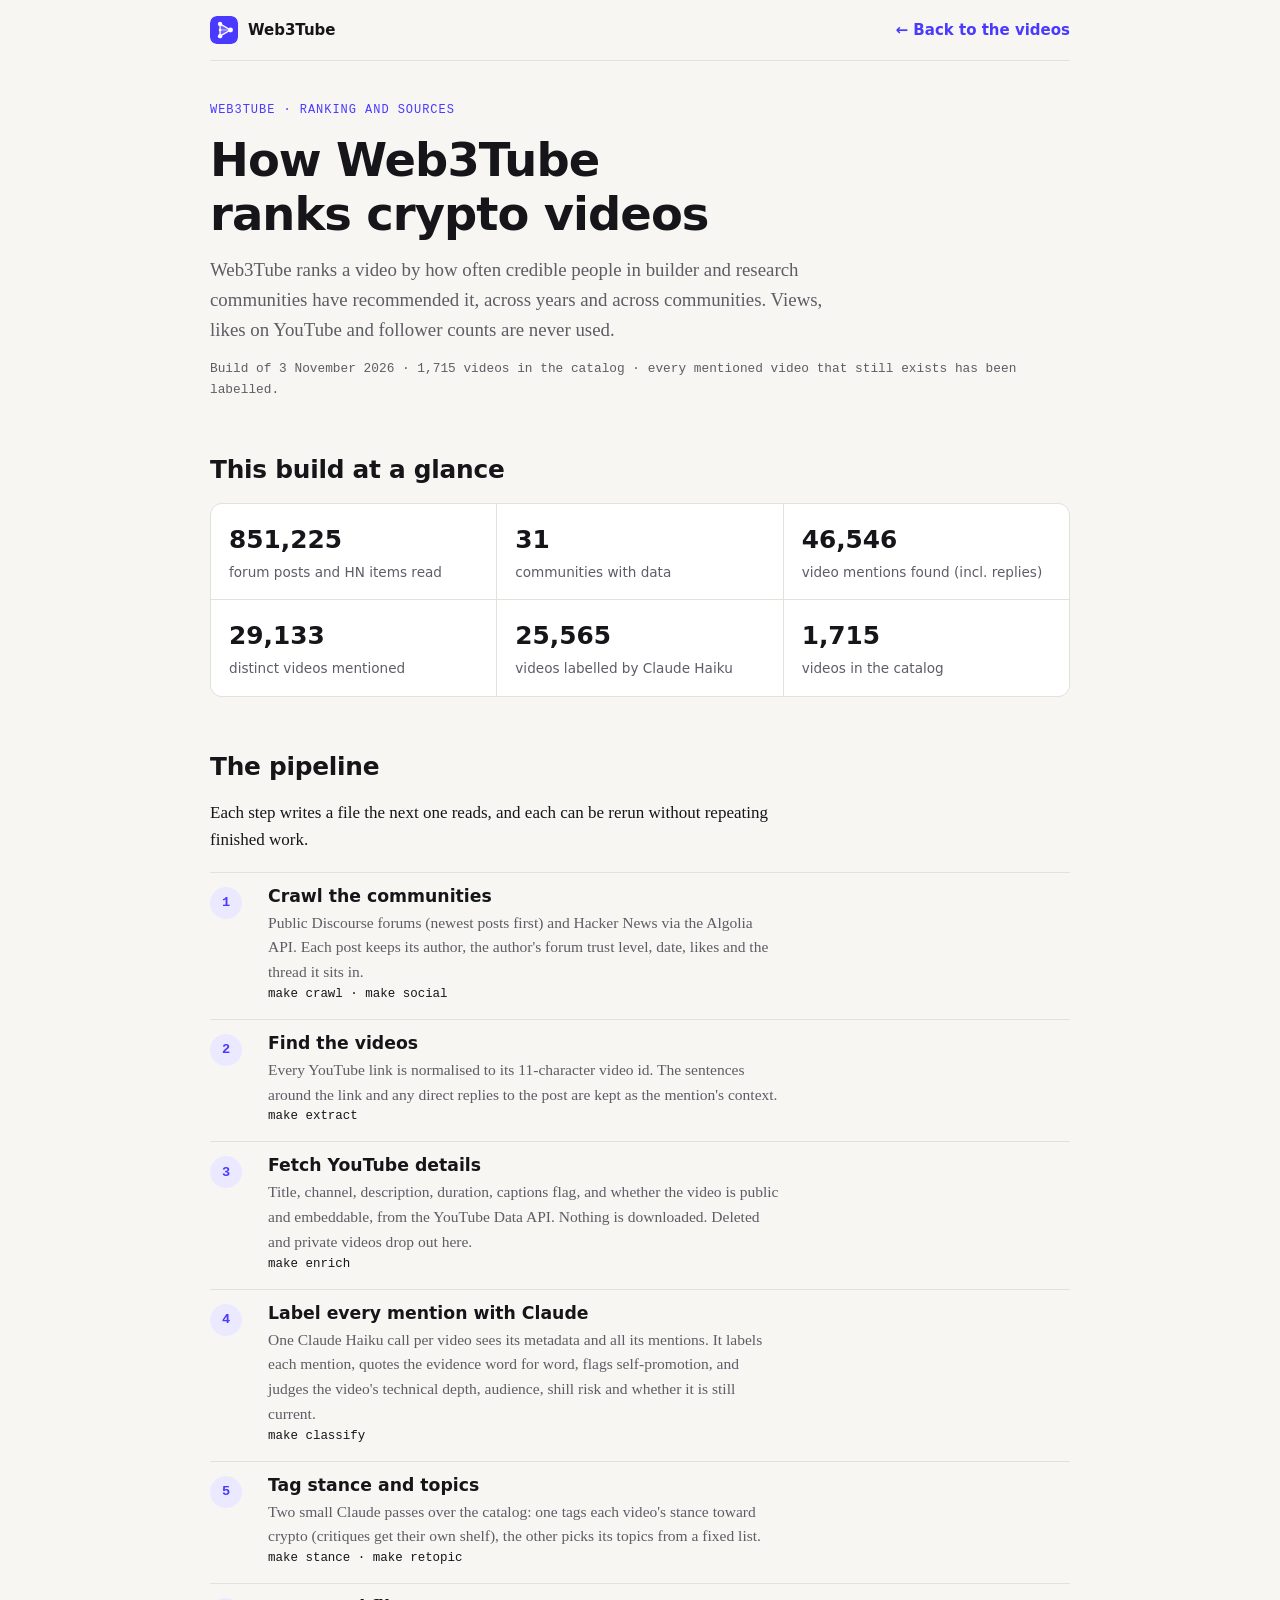
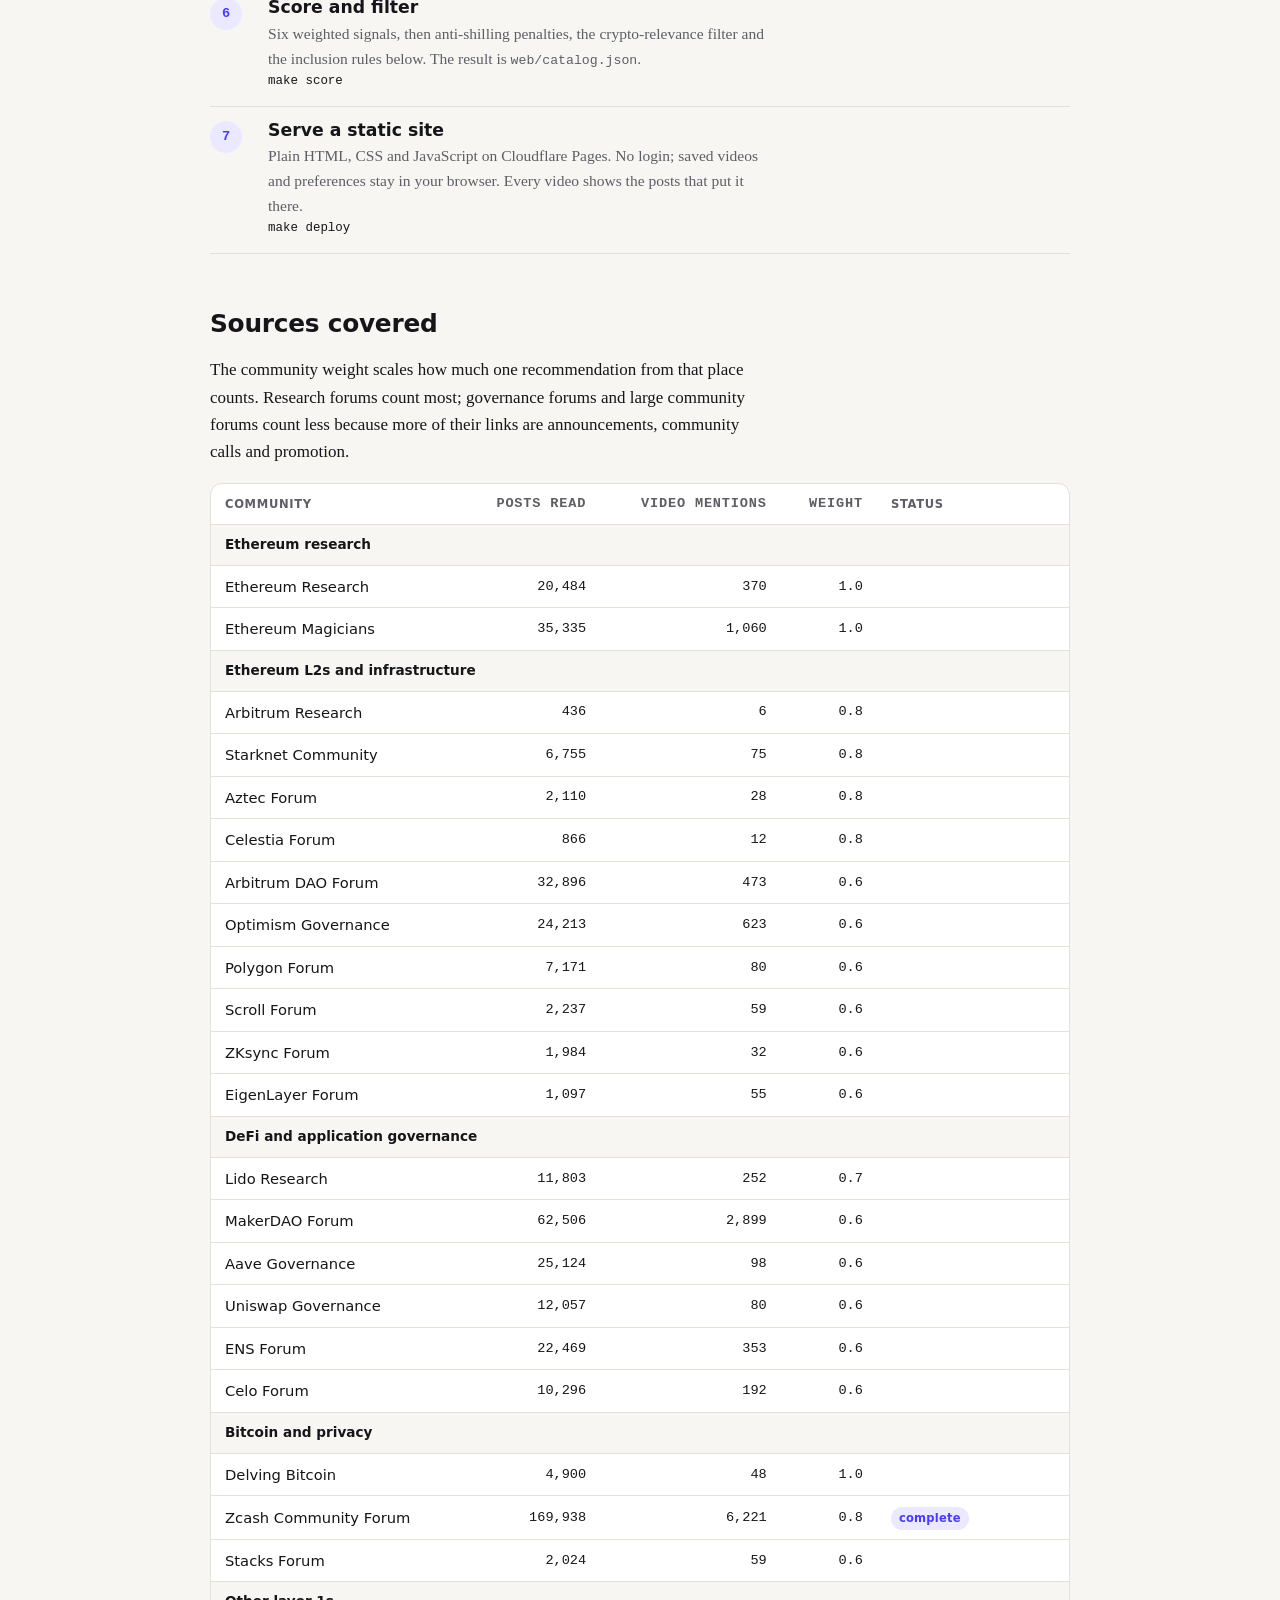
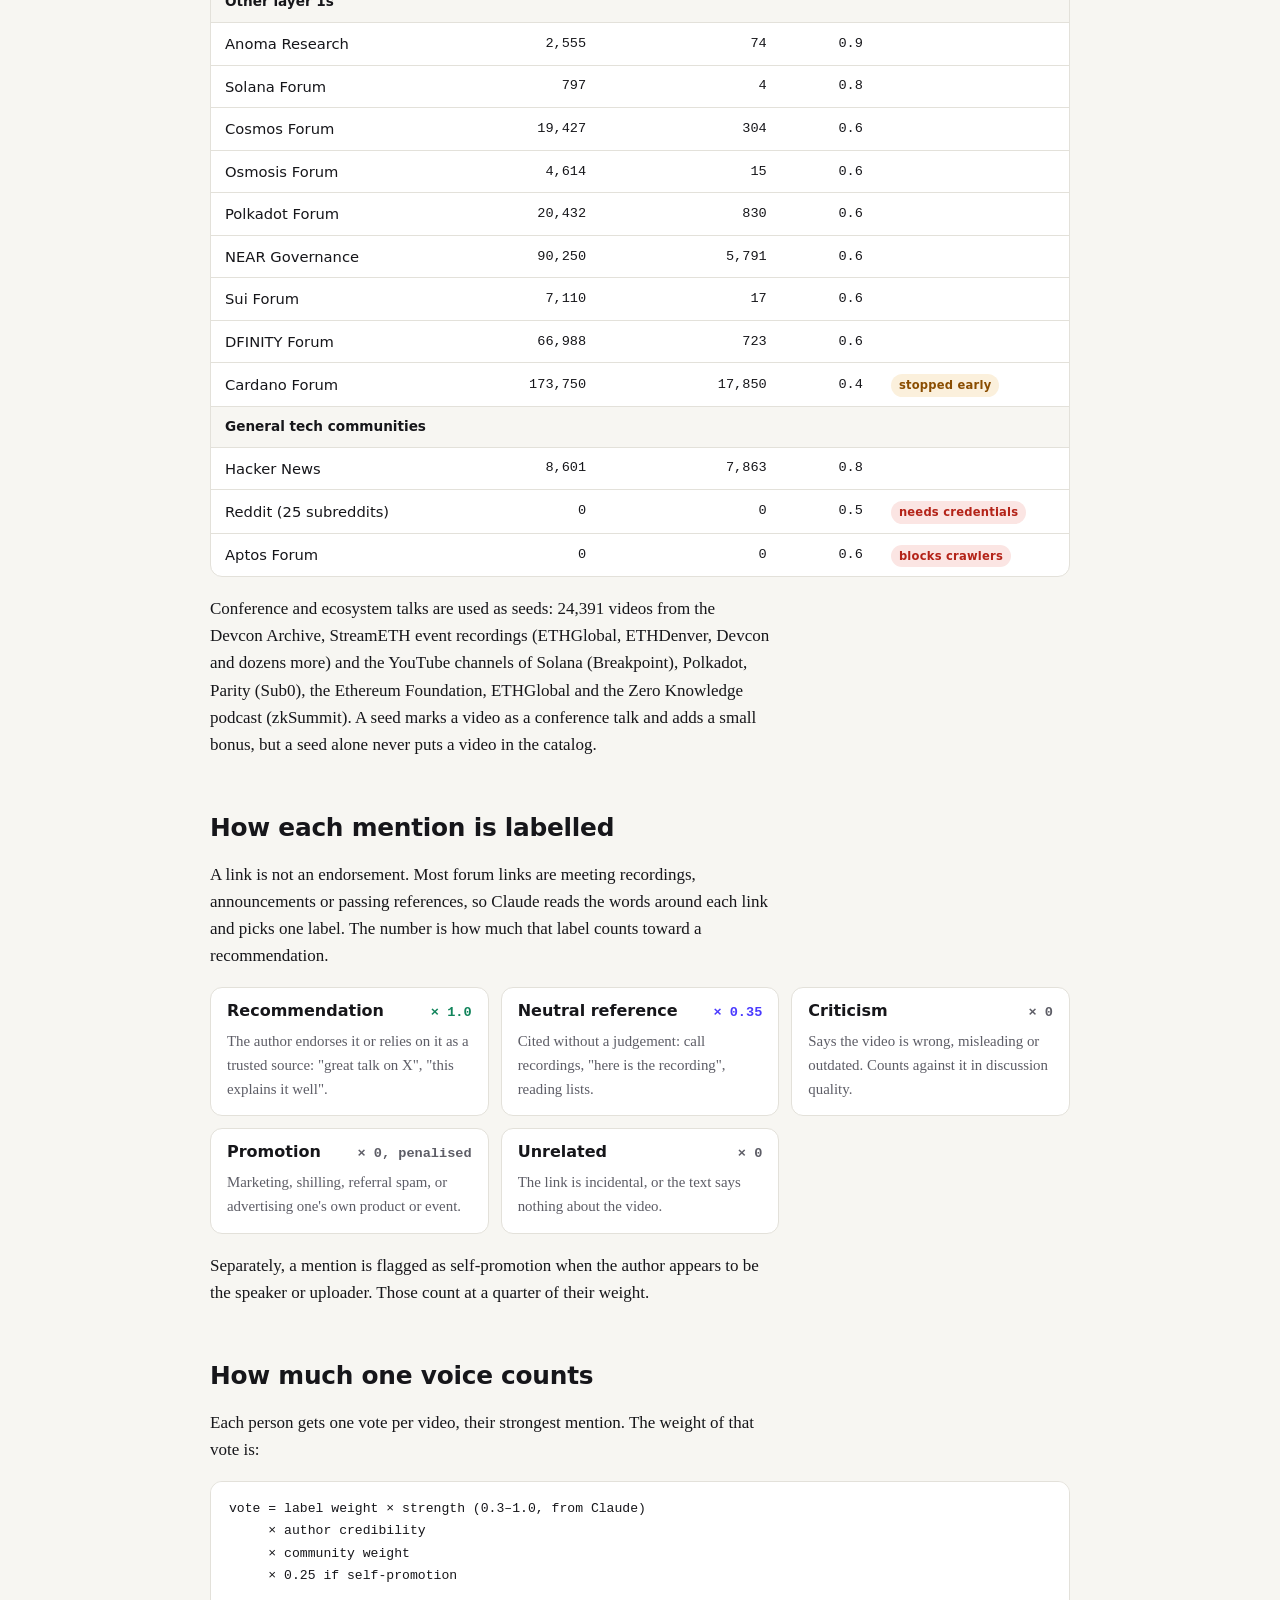
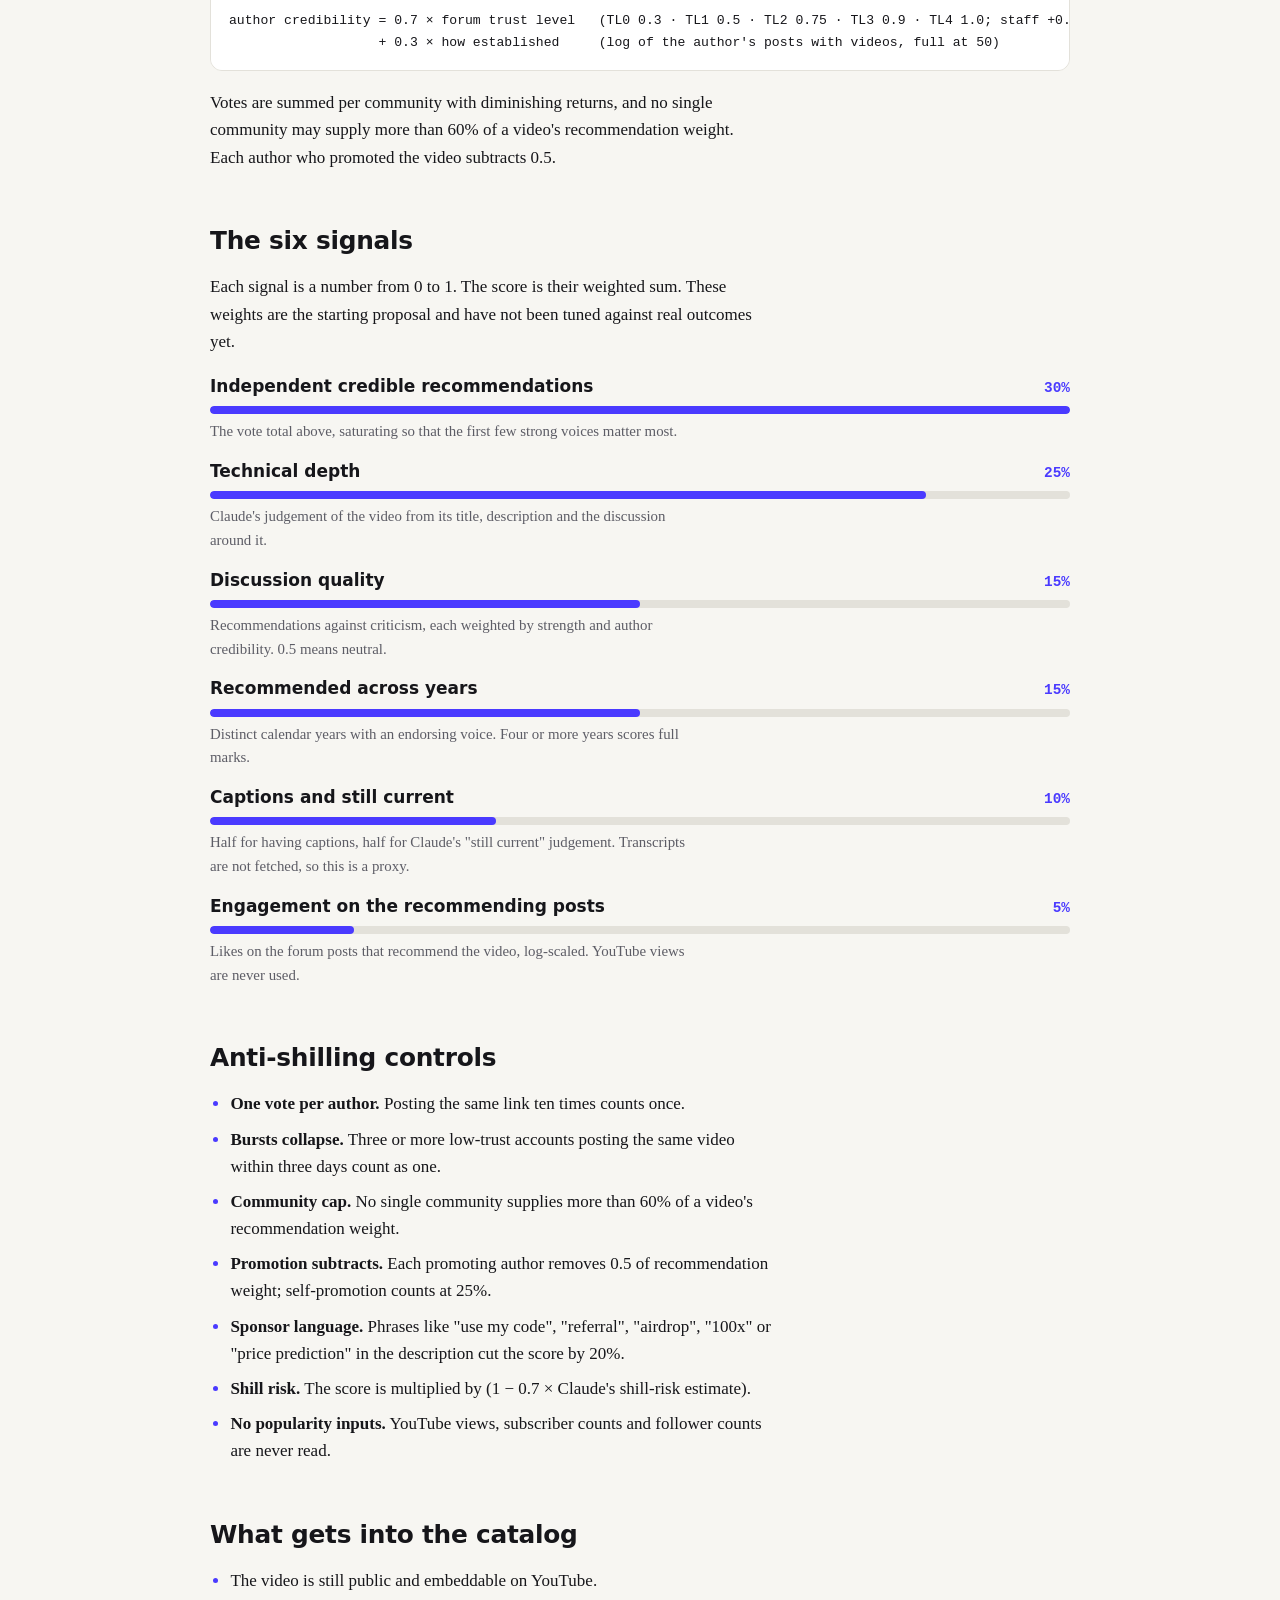
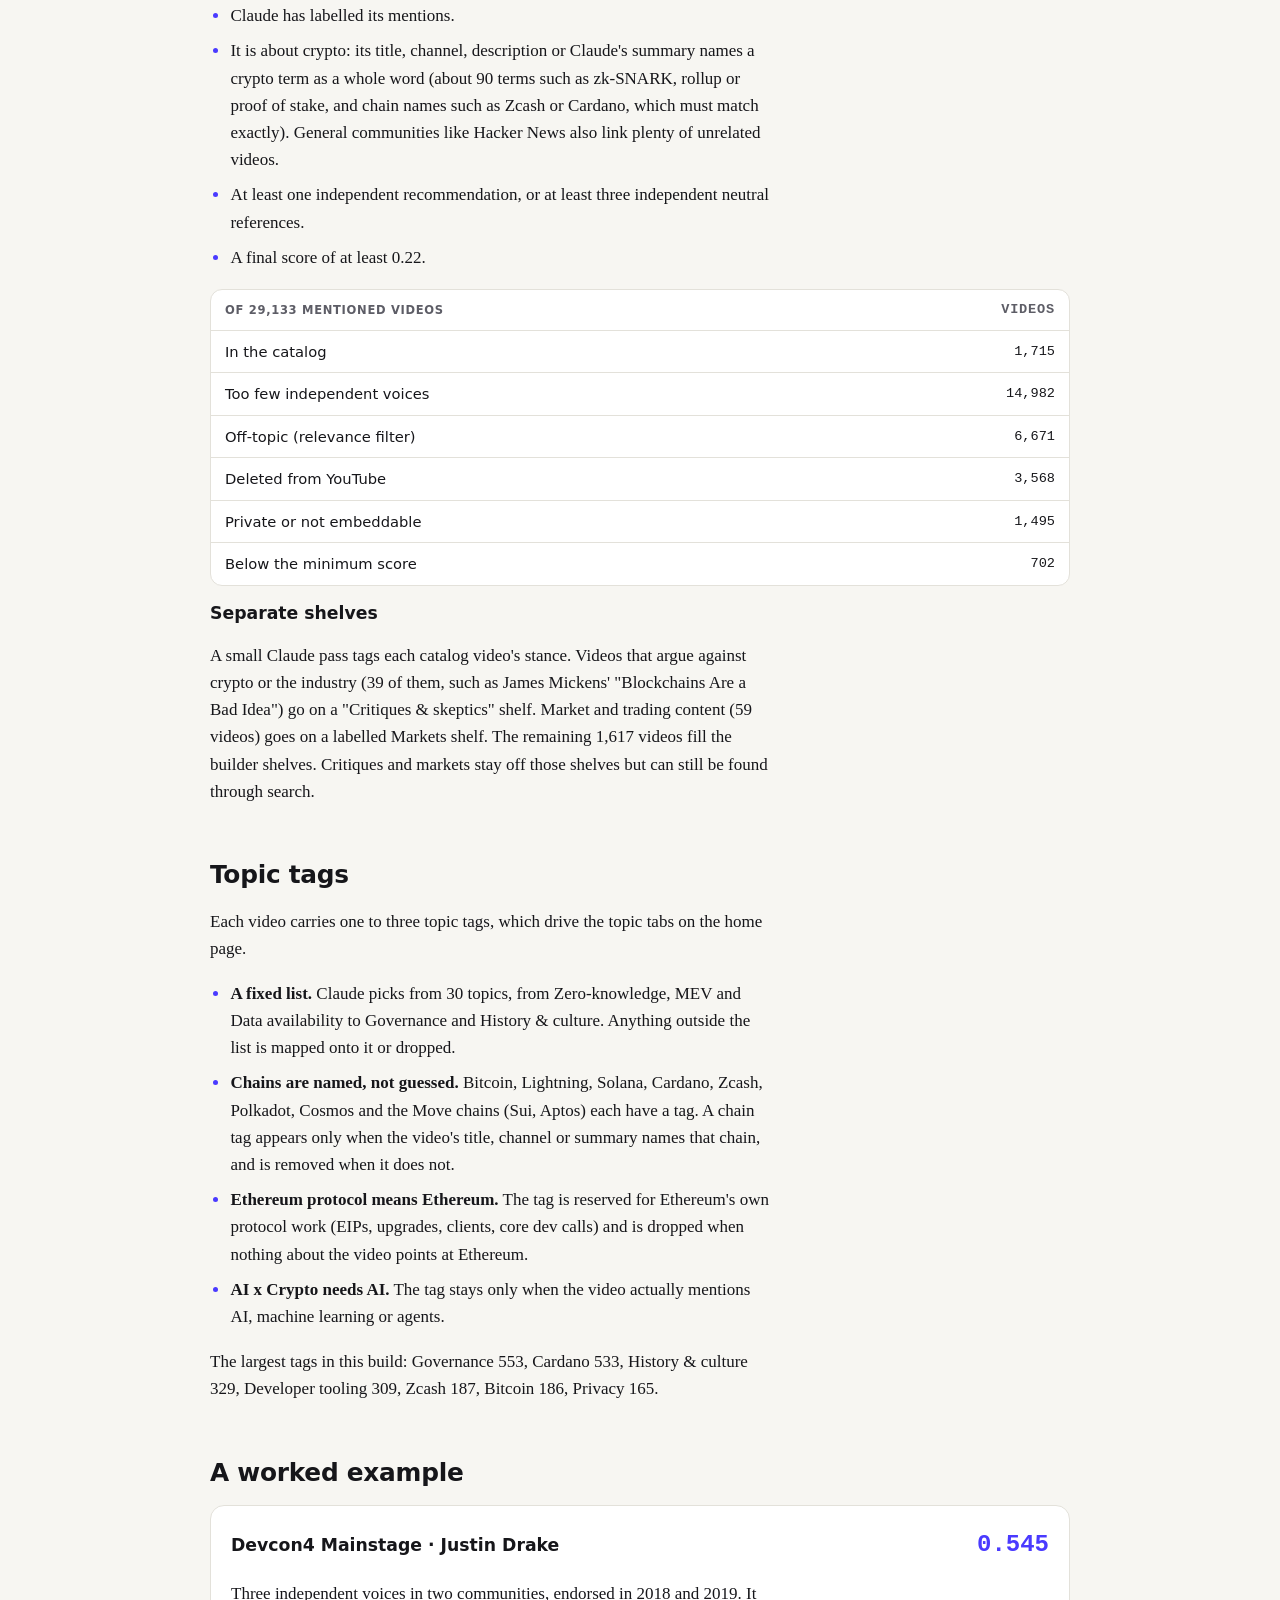
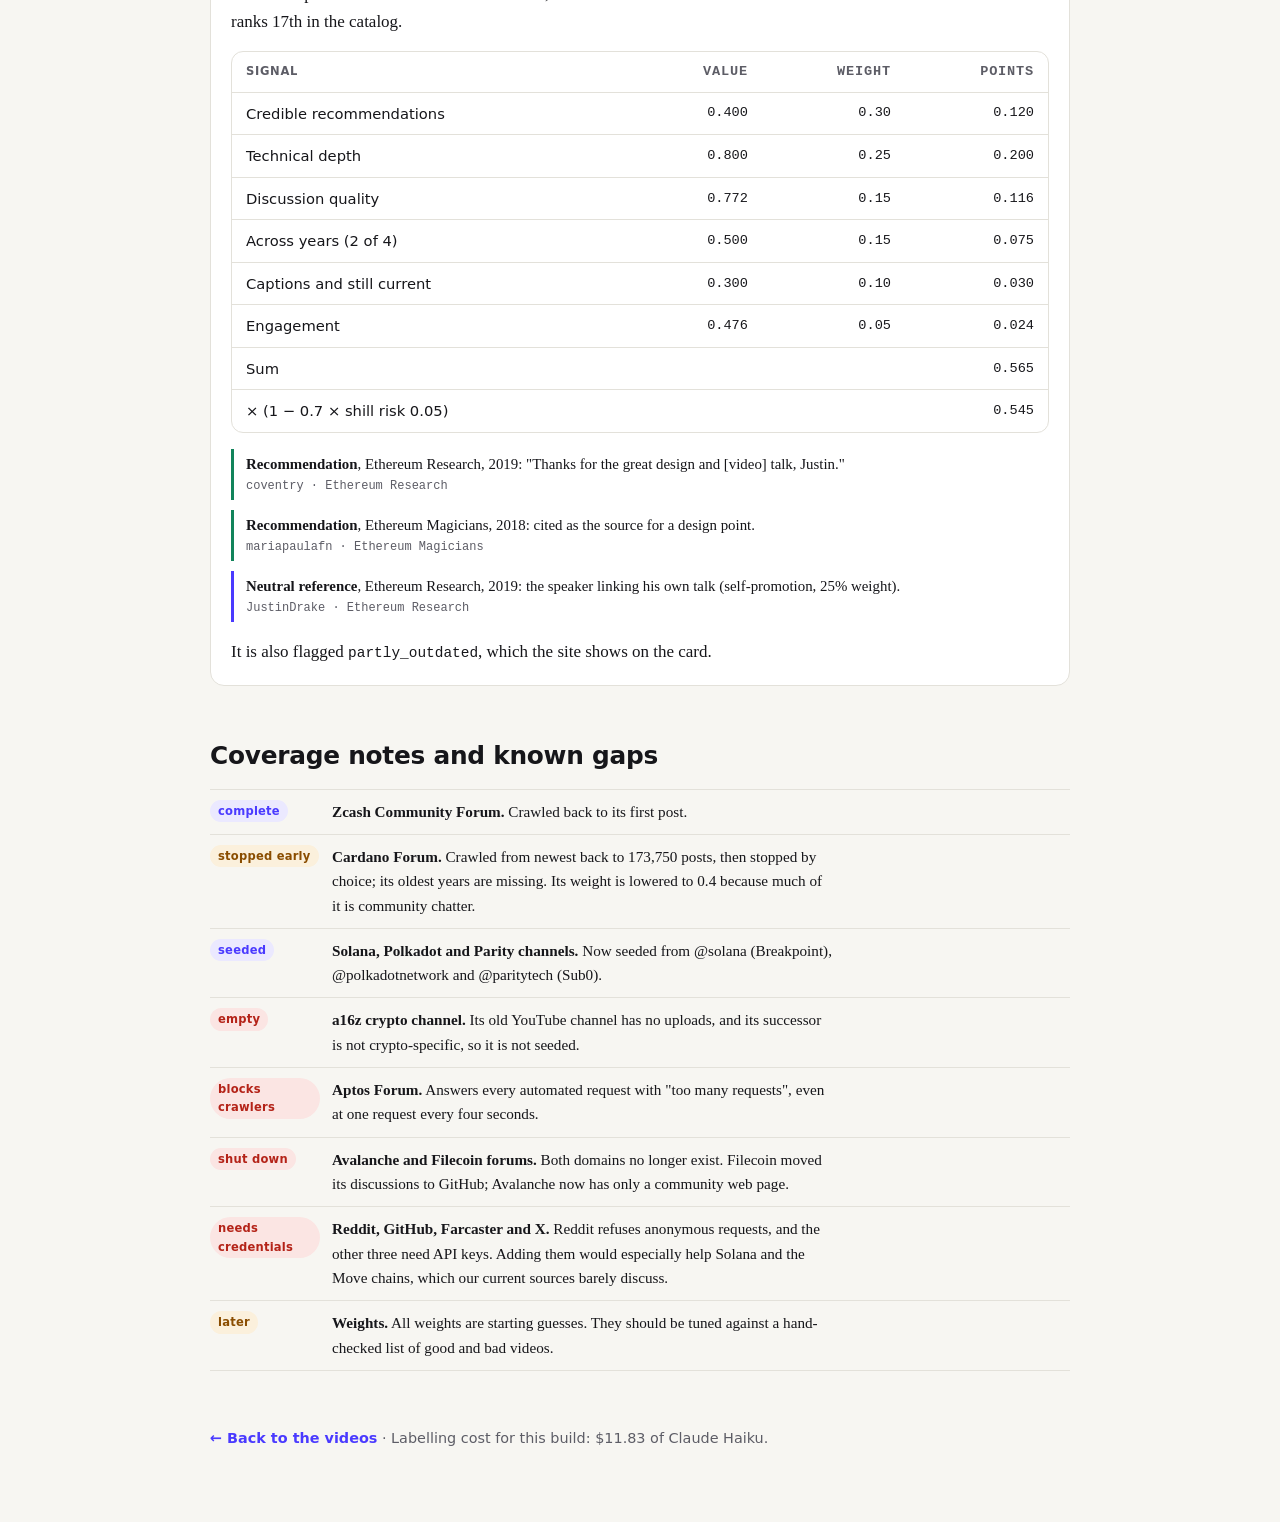
<file: web/how-it-works.html>
<!doctype html>
<html lang="en">
<head>
<meta charset="utf-8">
<meta name="viewport" content="width=device-width, initial-scale=1">
<title>How Web3Tube Ranks</title>
<meta name="description" content="How Web3Tube finds, labels and ranks the crypto videos builders and researchers keep recommending.">
<meta property="og:title" content="How Web3Tube ranks crypto videos">
<meta property="og:description" content="The sources, labels, scoring signals and anti-shilling controls behind Web3Tube.">
<meta property="og:type" content="article">
<meta property="og:url" content="https://web3tube.pages.dev/how-it-works.html">
<meta property="og:image" content="https://web3tube.pages.dev/og.png">
<meta name="twitter:card" content="summary_large_image">
<meta name="theme-color" content="#4a3aff">
<link rel="icon" href="favicon.svg" type="image/svg+xml">
<link rel="apple-touch-icon" href="apple-touch-icon.png">
<style>
/* Layout: one reading column (an evidence ledger); wide tables scroll inside their own boxes. */
:root {
  --bg: #f7f6f2; --surface: #ffffff; --ink: #16161a; --muted: #5d5d66; --rule: #e3e1da;
  --accent: #4a3aff; --accent-soft: #ebe9ff;
  --good: #11845b; --warn: #8a4d00; --warn-soft: #fbf0dc; --bad: #b42318; --bad-soft: #fbe5e3;
  --sans: ui-sans-serif, system-ui, -apple-system, "Segoe UI", Roboto, "Helvetica Neue", Arial, sans-serif;
  --serif: "Iowan Old Style", "Palatino Linotype", Palatino, Georgia, "Times New Roman", serif;
  --mono: ui-monospace, "SF Mono", Menlo, Consolas, "Liberation Mono", monospace;
}
@media (prefers-color-scheme: dark) {
  :root:not([data-theme="light"]) {
    --bg: #0f0f13; --surface: #17171d; --ink: #ececf1; --muted: #9a9aa6; --rule: #2a2a33;
    --accent: #8f84ff; --accent-soft: #23214a;
    --good: #3ccf8e; --warn: #f0a443; --warn-soft: #33260f; --bad: #ff6b5e; --bad-soft: #3a1a18; color-scheme: dark;
  }
}
:root[data-theme="dark"] {
  --bg: #0f0f13; --surface: #17171d; --ink: #ececf1; --muted: #9a9aa6; --rule: #2a2a33;
  --accent: #8f84ff; --accent-soft: #23214a;
  --good: #3ccf8e; --warn: #f0a443; --warn-soft: #33260f; --bad: #ff6b5e; --bad-soft: #3a1a18; color-scheme: dark;
}
* { box-sizing: border-box; }
html, body { margin: 0; }
body {
  background: var(--bg); color: var(--ink); font-family: var(--serif); font-size: 17px; line-height: 1.6;
  padding-left: max(16px, env(safe-area-inset-left, 0px)); padding-right: max(16px, env(safe-area-inset-right, 0px));
  padding-block: 0 72px;
}
.top { max-width: 860px; margin: 0 auto; display: flex; align-items: center; justify-content: space-between; gap: 12px; padding-block: 16px; border-bottom: 1px solid var(--rule); font-family: var(--sans); font-size: 15px; }
.brand { display: flex; align-items: center; gap: 10px; color: var(--ink); text-decoration: none; }
.brand img { width: 28px; height: 28px; border-radius: 7px; display: block; }
.back { color: var(--accent); text-decoration: none; font-weight: 600; }
.back:hover, .brand:hover b { text-decoration: underline; }
.wrap { max-width: 860px; margin: 40px auto 0; display: grid; gap: 56px; }
h1, h2, h3 { font-family: var(--sans); text-wrap: balance; line-height: 1.15; margin: 0; }
h1 { font-size: clamp(2rem, 5vw, 2.9rem); font-weight: 800; letter-spacing: -0.02em; }
h2 { font-size: 1.55rem; font-weight: 700; letter-spacing: -0.01em; }
h3 { font-size: 1.08rem; font-weight: 700; }
p { margin: 0; max-width: 66ch; }
section { display: grid; gap: 18px; min-width: 0; }
.eyebrow { font-family: var(--mono); font-size: 0.75rem; letter-spacing: 0.08em; text-transform: uppercase; color: var(--accent); }
.lede { font-size: 1.18rem; color: var(--muted); }
code, .mono { font-family: var(--mono); font-size: 0.85em; }
a { color: var(--accent); }
a:focus-visible { outline: 2px solid var(--accent); outline-offset: 2px; }
header.intro { display: grid; gap: 14px; }
.stamp { font-family: var(--mono); font-size: 0.8rem; color: var(--muted); }

.stats { display: grid; grid-template-columns: repeat(3, minmax(0, 1fr)); gap: 1px; background: var(--rule); border: 1px solid var(--rule); border-radius: 12px; overflow: hidden; }
.stat { background: var(--surface); padding: 16px 18px; display: grid; gap: 2px; }
.stat b { font-family: var(--sans); font-size: 1.55rem; font-variant-numeric: tabular-nums; }
.stat span { font-size: 0.85rem; color: var(--muted); font-family: var(--sans); }

.flow { display: grid; counter-reset: step; }
.step { display: grid; grid-template-columns: 44px 1fr; gap: 14px; padding: 14px 0; border-top: 1px solid var(--rule); }
.step:last-child { border-bottom: 1px solid var(--rule); }
.step::before { counter-increment: step; content: counter(step); font-family: var(--mono); font-weight: 600; color: var(--accent); background: var(--accent-soft); width: 32px; height: 32px; border-radius: 50%; display: grid; place-items: center; font-size: 0.85rem; }
.step > div { min-width: 0; }
.step h3 { margin-bottom: 4px; }
.step p { font-size: 0.97rem; color: var(--muted); }
.step .cmd { font-family: var(--mono); font-size: 0.78rem; color: var(--ink); }

.tbl { overflow-x: auto; border: 1px solid var(--rule); border-radius: 12px; background: var(--surface); }
table { border-collapse: collapse; width: 100%; font-size: 0.92rem; font-family: var(--sans); }
th, td { text-align: left; padding: 9px 14px; border-bottom: 1px solid var(--rule); white-space: nowrap; }
th { font-size: 0.72rem; text-transform: uppercase; letter-spacing: 0.06em; color: var(--muted); font-weight: 700; }
td.num, th.num { text-align: right; font-variant-numeric: tabular-nums; font-family: var(--mono); font-size: 0.85rem; }
tr.group td { font-weight: 700; background: var(--bg); font-size: 0.85rem; }
tr:last-child td { border-bottom: 0; }
.chip { display: inline-block; font-family: var(--sans); font-size: 0.72rem; font-weight: 700; padding: 2px 8px; border-radius: 999px; letter-spacing: 0.02em; }
.chip.partial { background: var(--warn-soft); color: var(--warn); }
.chip.blocked { background: var(--bad-soft); color: var(--bad); }
.chip.done { background: var(--accent-soft); color: var(--accent); }

.labels { display: grid; grid-template-columns: repeat(auto-fit, minmax(240px, 1fr)); gap: 12px; }
.label { background: var(--surface); border: 1px solid var(--rule); border-radius: 12px; padding: 14px 16px; display: grid; gap: 6px; min-width: 0; }
.label .top2 { display: flex; justify-content: space-between; align-items: baseline; gap: 8px; }
.label h3 { font-size: 1rem; }
.label .w { font-family: var(--mono); font-size: 0.85rem; font-weight: 600; color: var(--muted); }
.label p { font-size: 0.93rem; color: var(--muted); }
.label.rec .w { color: var(--good); }
.label.ref .w { color: var(--accent); }

.signals { display: grid; gap: 14px; }
.sig { display: grid; gap: 6px; }
.sig .row { display: flex; justify-content: space-between; gap: 12px; align-items: baseline; font-family: var(--sans); }
.sig .row span { font-family: var(--mono); font-size: 0.9rem; font-weight: 600; color: var(--accent); }
.bar { height: 8px; background: var(--rule); border-radius: 4px; overflow: hidden; }
.bar i { display: block; height: 100%; background: var(--accent); border-radius: 4px; }
.sig p { font-size: 0.93rem; color: var(--muted); }

.formula { background: var(--surface); border: 1px solid var(--rule); border-radius: 12px; padding: 16px 18px; overflow-x: auto; }
.formula pre { margin: 0; font-family: var(--mono); font-size: 0.82rem; line-height: 1.7; }

ul.plain { margin: 0; padding-left: 1.2em; display: grid; gap: 8px; max-width: 66ch; }
ul.plain li::marker { color: var(--accent); }

.example { background: var(--surface); border: 1px solid var(--rule); border-radius: 14px; padding: 20px; display: grid; gap: 16px; min-width: 0; }
.example .title { display: flex; flex-wrap: wrap; justify-content: space-between; gap: 8px 16px; align-items: baseline; }
.example .score { font-family: var(--mono); font-size: 1.5rem; font-weight: 600; color: var(--accent); }
.ev { display: grid; gap: 10px; }
.ev div { border-left: 3px solid var(--good); padding: 4px 0 4px 12px; font-size: 0.93rem; }
.ev div.neutral { border-left-color: var(--accent); }
.ev small { display: block; font-family: var(--mono); font-size: 0.75rem; color: var(--muted); }

.gaps { display: grid; }
.gap { display: grid; grid-template-columns: 110px 1fr; gap: 12px; align-items: start; padding: 10px 0; border-top: 1px solid var(--rule); }
.gap:last-child { border-bottom: 1px solid var(--rule); }
.gap p { font-size: 0.95rem; }
.gap .chip { justify-self: start; }
footer { max-width: 860px; margin: 56px auto 0; font-family: var(--sans); font-size: 0.9rem; color: var(--muted); }
@media (max-width: 520px) {
  .stats { grid-template-columns: repeat(2, minmax(0, 1fr)); }
  .gap { grid-template-columns: 1fr; gap: 4px; }
  .step { grid-template-columns: 36px 1fr; }
  .brand small { display: none; }
}
@media (prefers-reduced-motion: reduce) { * { transition: none !important; animation: none !important; } }
</style>
</head>
<body>
<nav class="top" aria-label="Site">
  <a class="brand" href="/"><img src="favicon.svg" width="28" height="28" alt=""><b>Web3Tube</b></a>
  <a class="back" href="/">← Back to the videos</a>
</nav>

<main class="wrap">
  <header class="intro">
    <div class="eyebrow">Web3Tube · ranking and sources</div>
    <h1>How Web3Tube ranks crypto videos</h1>
    <p class="lede">Web3Tube ranks a video by how often credible people in builder and research communities have recommended it, across years and across communities. Views, likes on YouTube and follower counts are never used.</p>
    <div class="stamp">Build of 3 November 2026 · 1,715 videos in the catalog · every mentioned video that still exists has been labelled.</div>
  </header>

  <section aria-labelledby="glance">
    <h2 id="glance">This build at a glance</h2>
    <div class="stats">
      <div class="stat"><b>851,225</b><span>forum posts and HN items read</span></div>
      <div class="stat"><b>31</b><span>communities with data</span></div>
      <div class="stat"><b>46,546</b><span>video mentions found (incl. replies)</span></div>
      <div class="stat"><b>29,133</b><span>distinct videos mentioned</span></div>
      <div class="stat"><b>25,565</b><span>videos labelled by Claude Haiku</span></div>
      <div class="stat"><b>1,715</b><span>videos in the catalog</span></div>
    </div>
  </section>

  <section aria-labelledby="pipeline">
    <h2 id="pipeline">The pipeline</h2>
    <p>Each step writes a file the next one reads, and each can be rerun without repeating finished work.</p>
    <div class="flow">
      <div class="step"><div><h3>Crawl the communities</h3><p>Public Discourse forums (newest posts first) and Hacker News via the Algolia API. Each post keeps its author, the author's forum trust level, date, likes and the thread it sits in.</p><div class="cmd">make crawl · make social</div></div></div>
      <div class="step"><div><h3>Find the videos</h3><p>Every YouTube link is normalised to its 11-character video id. The sentences around the link and any direct replies to the post are kept as the mention's context.</p><div class="cmd">make extract</div></div></div>
      <div class="step"><div><h3>Fetch YouTube details</h3><p>Title, channel, description, duration, captions flag, and whether the video is public and embeddable, from the YouTube Data API. Nothing is downloaded. Deleted and private videos drop out here.</p><div class="cmd">make enrich</div></div></div>
      <div class="step"><div><h3>Label every mention with Claude</h3><p>One Claude Haiku call per video sees its metadata and all its mentions. It labels each mention, quotes the evidence word for word, flags self-promotion, and judges the video's technical depth, audience, shill risk and whether it is still current.</p><div class="cmd">make classify</div></div></div>
      <div class="step"><div><h3>Tag stance and topics</h3><p>Two small Claude passes over the catalog: one tags each video's stance toward crypto (critiques get their own shelf), the other picks its topics from a fixed list.</p><div class="cmd">make stance · make retopic</div></div></div>
      <div class="step"><div><h3>Score and filter</h3><p>Six weighted signals, then anti-shilling penalties, the crypto-relevance filter and the inclusion rules below. The result is <span class="mono">web/catalog.json</span>.</p><div class="cmd">make score</div></div></div>
      <div class="step"><div><h3>Serve a static site</h3><p>Plain HTML, CSS and JavaScript on Cloudflare Pages. No login; saved videos and preferences stay in your browser. Every video shows the posts that put it there.</p><div class="cmd">make deploy</div></div></div>
    </div>
  </section>

  <section aria-labelledby="sources">
    <h2 id="sources">Sources covered</h2>
    <p>The community weight scales how much one recommendation from that place counts. Research forums count most; governance forums and large community forums count less because more of their links are announcements, community calls and promotion.</p>
    <div class="tbl">
      <table>
        <thead><tr><th>Community</th><th class="num">Posts read</th><th class="num">Video mentions</th><th class="num">Weight</th><th>Status</th></tr></thead>
        <tbody>
          <tr class="group"><td colspan="5">Ethereum research</td></tr>
          <tr><td>Ethereum Research</td><td class="num">20,484</td><td class="num">370</td><td class="num">1.0</td><td></td></tr>
          <tr><td>Ethereum Magicians</td><td class="num">35,335</td><td class="num">1,060</td><td class="num">1.0</td><td></td></tr>
          <tr class="group"><td colspan="5">Ethereum L2s and infrastructure</td></tr>
          <tr><td>Arbitrum Research</td><td class="num">436</td><td class="num">6</td><td class="num">0.8</td><td></td></tr>
          <tr><td>Starknet Community</td><td class="num">6,755</td><td class="num">75</td><td class="num">0.8</td><td></td></tr>
          <tr><td>Aztec Forum</td><td class="num">2,110</td><td class="num">28</td><td class="num">0.8</td><td></td></tr>
          <tr><td>Celestia Forum</td><td class="num">866</td><td class="num">12</td><td class="num">0.8</td><td></td></tr>
          <tr><td>Arbitrum DAO Forum</td><td class="num">32,896</td><td class="num">473</td><td class="num">0.6</td><td></td></tr>
          <tr><td>Optimism Governance</td><td class="num">24,213</td><td class="num">623</td><td class="num">0.6</td><td></td></tr>
          <tr><td>Polygon Forum</td><td class="num">7,171</td><td class="num">80</td><td class="num">0.6</td><td></td></tr>
          <tr><td>Scroll Forum</td><td class="num">2,237</td><td class="num">59</td><td class="num">0.6</td><td></td></tr>
          <tr><td>ZKsync Forum</td><td class="num">1,984</td><td class="num">32</td><td class="num">0.6</td><td></td></tr>
          <tr><td>EigenLayer Forum</td><td class="num">1,097</td><td class="num">55</td><td class="num">0.6</td><td></td></tr>
          <tr class="group"><td colspan="5">DeFi and application governance</td></tr>
          <tr><td>Lido Research</td><td class="num">11,803</td><td class="num">252</td><td class="num">0.7</td><td></td></tr>
          <tr><td>MakerDAO Forum</td><td class="num">62,506</td><td class="num">2,899</td><td class="num">0.6</td><td></td></tr>
          <tr><td>Aave Governance</td><td class="num">25,124</td><td class="num">98</td><td class="num">0.6</td><td></td></tr>
          <tr><td>Uniswap Governance</td><td class="num">12,057</td><td class="num">80</td><td class="num">0.6</td><td></td></tr>
          <tr><td>ENS Forum</td><td class="num">22,469</td><td class="num">353</td><td class="num">0.6</td><td></td></tr>
          <tr><td>Celo Forum</td><td class="num">10,296</td><td class="num">192</td><td class="num">0.6</td><td></td></tr>
          <tr class="group"><td colspan="5">Bitcoin and privacy</td></tr>
          <tr><td>Delving Bitcoin</td><td class="num">4,900</td><td class="num">48</td><td class="num">1.0</td><td></td></tr>
          <tr><td>Zcash Community Forum</td><td class="num">169,938</td><td class="num">6,221</td><td class="num">0.8</td><td><span class="chip done">complete</span></td></tr>
          <tr><td>Stacks Forum</td><td class="num">2,024</td><td class="num">59</td><td class="num">0.6</td><td></td></tr>
          <tr class="group"><td colspan="5">Other layer 1s</td></tr>
          <tr><td>Anoma Research</td><td class="num">2,555</td><td class="num">74</td><td class="num">0.9</td><td></td></tr>
          <tr><td>Solana Forum</td><td class="num">797</td><td class="num">4</td><td class="num">0.8</td><td></td></tr>
          <tr><td>Cosmos Forum</td><td class="num">19,427</td><td class="num">304</td><td class="num">0.6</td><td></td></tr>
          <tr><td>Osmosis Forum</td><td class="num">4,614</td><td class="num">15</td><td class="num">0.6</td><td></td></tr>
          <tr><td>Polkadot Forum</td><td class="num">20,432</td><td class="num">830</td><td class="num">0.6</td><td></td></tr>
          <tr><td>NEAR Governance</td><td class="num">90,250</td><td class="num">5,791</td><td class="num">0.6</td><td></td></tr>
          <tr><td>Sui Forum</td><td class="num">7,110</td><td class="num">17</td><td class="num">0.6</td><td></td></tr>
          <tr><td>DFINITY Forum</td><td class="num">66,988</td><td class="num">723</td><td class="num">0.6</td><td></td></tr>
          <tr><td>Cardano Forum</td><td class="num">173,750</td><td class="num">17,850</td><td class="num">0.4</td><td><span class="chip partial">stopped early</span></td></tr>
          <tr class="group"><td colspan="5">General tech communities</td></tr>
          <tr><td>Hacker News</td><td class="num">8,601</td><td class="num">7,863</td><td class="num">0.8</td><td></td></tr>
          <tr><td>Reddit (25 subreddits)</td><td class="num">0</td><td class="num">0</td><td class="num">0.5</td><td><span class="chip blocked">needs credentials</span></td></tr>
          <tr><td>Aptos Forum</td><td class="num">0</td><td class="num">0</td><td class="num">0.6</td><td><span class="chip blocked">blocks crawlers</span></td></tr>
        </tbody>
      </table>
    </div>
    <p>Conference and ecosystem talks are used as seeds: 24,391 videos from the Devcon Archive, StreamETH event recordings (ETHGlobal, ETHDenver, Devcon and dozens more) and the YouTube channels of Solana (Breakpoint), Polkadot, Parity (Sub0), the Ethereum Foundation, ETHGlobal and the Zero Knowledge podcast (zkSummit). A seed marks a video as a conference talk and adds a small bonus, but a seed alone never puts a video in the catalog.</p>
  </section>

  <section aria-labelledby="labels">
    <h2 id="labels">How each mention is labelled</h2>
    <p>A link is not an endorsement. Most forum links are meeting recordings, announcements or passing references, so Claude reads the words around each link and picks one label. The number is how much that label counts toward a recommendation.</p>
    <div class="labels">
      <div class="label rec"><div class="top2"><h3>Recommendation</h3><span class="w">× 1.0</span></div><p>The author endorses it or relies on it as a trusted source: "great talk on X", "this explains it well".</p></div>
      <div class="label ref"><div class="top2"><h3>Neutral reference</h3><span class="w">× 0.35</span></div><p>Cited without a judgement: call recordings, "here is the recording", reading lists.</p></div>
      <div class="label"><div class="top2"><h3>Criticism</h3><span class="w">× 0</span></div><p>Says the video is wrong, misleading or outdated. Counts against it in discussion quality.</p></div>
      <div class="label"><div class="top2"><h3>Promotion</h3><span class="w">× 0, penalised</span></div><p>Marketing, shilling, referral spam, or advertising one's own product or event.</p></div>
      <div class="label"><div class="top2"><h3>Unrelated</h3><span class="w">× 0</span></div><p>The link is incidental, or the text says nothing about the video.</p></div>
    </div>
    <p>Separately, a mention is flagged as self-promotion when the author appears to be the speaker or uploader. Those count at a quarter of their weight.</p>
  </section>

  <section aria-labelledby="voices">
    <h2 id="voices">How much one voice counts</h2>
    <p>Each person gets one vote per video, their strongest mention. The weight of that vote is:</p>
    <div class="formula"><pre>vote = label weight × strength (0.3–1.0, from Claude)
     × author credibility
     × community weight
     × 0.25 if self-promotion

author credibility = 0.7 × forum trust level   (TL0 0.3 · TL1 0.5 · TL2 0.75 · TL3 0.9 · TL4 1.0; staff +0.1)
                   + 0.3 × how established     (log of the author's posts with videos, full at 50)</pre></div>
    <p>Votes are summed per community with diminishing returns, and no single community may supply more than 60% of a video's recommendation weight. Each author who promoted the video subtracts 0.5.</p>
  </section>

  <section aria-labelledby="signals">
    <h2 id="signals">The six signals</h2>
    <p>Each signal is a number from 0 to 1. The score is their weighted sum. These weights are the starting proposal and have not been tuned against real outcomes yet.</p>
    <div class="signals">
      <div class="sig"><div class="row"><b>Independent credible recommendations</b><span>30%</span></div><div class="bar"><i style="width:100%"></i></div><p>The vote total above, saturating so that the first few strong voices matter most.</p></div>
      <div class="sig"><div class="row"><b>Technical depth</b><span>25%</span></div><div class="bar"><i style="width:83.3%"></i></div><p>Claude's judgement of the video from its title, description and the discussion around it.</p></div>
      <div class="sig"><div class="row"><b>Discussion quality</b><span>15%</span></div><div class="bar"><i style="width:50%"></i></div><p>Recommendations against criticism, each weighted by strength and author credibility. 0.5 means neutral.</p></div>
      <div class="sig"><div class="row"><b>Recommended across years</b><span>15%</span></div><div class="bar"><i style="width:50%"></i></div><p>Distinct calendar years with an endorsing voice. Four or more years scores full marks.</p></div>
      <div class="sig"><div class="row"><b>Captions and still current</b><span>10%</span></div><div class="bar"><i style="width:33.3%"></i></div><p>Half for having captions, half for Claude's "still current" judgement. Transcripts are not fetched, so this is a proxy.</p></div>
      <div class="sig"><div class="row"><b>Engagement on the recommending posts</b><span>5%</span></div><div class="bar"><i style="width:16.7%"></i></div><p>Likes on the forum posts that recommend the video, log-scaled. YouTube views are never used.</p></div>
    </div>
  </section>

  <section aria-labelledby="shill">
    <h2 id="shill">Anti-shilling controls</h2>
    <ul class="plain">
      <li><b>One vote per author.</b> Posting the same link ten times counts once.</li>
      <li><b>Bursts collapse.</b> Three or more low-trust accounts posting the same video within three days count as one.</li>
      <li><b>Community cap.</b> No single community supplies more than 60% of a video's recommendation weight.</li>
      <li><b>Promotion subtracts.</b> Each promoting author removes 0.5 of recommendation weight; self-promotion counts at 25%.</li>
      <li><b>Sponsor language.</b> Phrases like "use my code", "referral", "airdrop", "100x" or "price prediction" in the description cut the score by 20%.</li>
      <li><b>Shill risk.</b> The score is multiplied by (1 − 0.7 × Claude's shill-risk estimate).</li>
      <li><b>No popularity inputs.</b> YouTube views, subscriber counts and follower counts are never read.</li>
    </ul>
  </section>

  <section aria-labelledby="inclusion">
    <h2 id="inclusion">What gets into the catalog</h2>
    <ul class="plain">
      <li>The video is still public and embeddable on YouTube.</li>
      <li>Claude has labelled its mentions.</li>
      <li>It is about crypto: its title, channel, description or Claude's summary names a crypto term as a whole word (about 90 terms such as zk-SNARK, rollup or proof of stake, and chain names such as Zcash or Cardano, which must match exactly). General communities like Hacker News also link plenty of unrelated videos.</li>
      <li>At least one independent recommendation, or at least three independent neutral references.</li>
      <li>A final score of at least 0.22.</li>
    </ul>
    <div class="tbl">
      <table>
        <thead><tr><th>Of 29,133 mentioned videos</th><th class="num">Videos</th></tr></thead>
        <tbody>
          <tr><td>In the catalog</td><td class="num">1,715</td></tr>
          <tr><td>Too few independent voices</td><td class="num">14,982</td></tr>
          <tr><td>Off-topic (relevance filter)</td><td class="num">6,671</td></tr>
          <tr><td>Deleted from YouTube</td><td class="num">3,568</td></tr>
          <tr><td>Private or not embeddable</td><td class="num">1,495</td></tr>
          <tr><td>Below the minimum score</td><td class="num">702</td></tr>
        </tbody>
      </table>
    </div>
    <h3>Separate shelves</h3>
    <p>A small Claude pass tags each catalog video's stance. Videos that argue against crypto or the industry (39 of them, such as James Mickens' "Blockchains Are a Bad Idea") go on a "Critiques &amp; skeptics" shelf. Market and trading content (59 videos) goes on a labelled Markets shelf. The remaining 1,617 videos fill the builder shelves. Critiques and markets stay off those shelves but can still be found through search.</p>
  </section>

  <section aria-labelledby="topics">
    <h2 id="topics">Topic tags</h2>
    <p>Each video carries one to three topic tags, which drive the topic tabs on the home page.</p>
    <ul class="plain">
      <li><b>A fixed list.</b> Claude picks from 30 topics, from Zero-knowledge, MEV and Data availability to Governance and History &amp; culture. Anything outside the list is mapped onto it or dropped.</li>
      <li><b>Chains are named, not guessed.</b> Bitcoin, Lightning, Solana, Cardano, Zcash, Polkadot, Cosmos and the Move chains (Sui, Aptos) each have a tag. A chain tag appears only when the video's title, channel or summary names that chain, and is removed when it does not.</li>
      <li><b>Ethereum protocol means Ethereum.</b> The tag is reserved for Ethereum's own protocol work (EIPs, upgrades, clients, core dev calls) and is dropped when nothing about the video points at Ethereum.</li>
      <li><b>AI x Crypto needs AI.</b> The tag stays only when the video actually mentions AI, machine learning or agents.</li>
    </ul>
    <p>The largest tags in this build: Governance 553, Cardano 533, History &amp; culture 329, Developer tooling 309, Zcash 187, Bitcoin 186, Privacy 165.</p>
  </section>

  <section aria-labelledby="example">
    <h2 id="example">A worked example</h2>
    <div class="example">
      <div class="title"><h3>Devcon4 Mainstage · Justin Drake</h3><span class="score">0.545</span></div>
      <p>Three independent voices in two communities, endorsed in 2018 and 2019. It ranks 17th in the catalog.</p>
      <div class="tbl">
        <table>
          <thead><tr><th>Signal</th><th class="num">Value</th><th class="num">Weight</th><th class="num">Points</th></tr></thead>
          <tbody>
            <tr><td>Credible recommendations</td><td class="num">0.400</td><td class="num">0.30</td><td class="num">0.120</td></tr>
            <tr><td>Technical depth</td><td class="num">0.800</td><td class="num">0.25</td><td class="num">0.200</td></tr>
            <tr><td>Discussion quality</td><td class="num">0.772</td><td class="num">0.15</td><td class="num">0.116</td></tr>
            <tr><td>Across years (2 of 4)</td><td class="num">0.500</td><td class="num">0.15</td><td class="num">0.075</td></tr>
            <tr><td>Captions and still current</td><td class="num">0.300</td><td class="num">0.10</td><td class="num">0.030</td></tr>
            <tr><td>Engagement</td><td class="num">0.476</td><td class="num">0.05</td><td class="num">0.024</td></tr>
            <tr><td>Sum</td><td class="num"></td><td class="num"></td><td class="num">0.565</td></tr>
            <tr><td>× (1 − 0.7 × shill risk 0.05)</td><td class="num"></td><td class="num"></td><td class="num">0.545</td></tr>
          </tbody>
        </table>
      </div>
      <div class="ev">
        <div><b>Recommendation</b>, Ethereum Research, 2019: "Thanks for the great design and [video] talk, Justin."<small>coventry · Ethereum Research</small></div>
        <div><b>Recommendation</b>, Ethereum Magicians, 2018: cited as the source for a design point.<small>mariapaulafn · Ethereum Magicians</small></div>
        <div class="neutral"><b>Neutral reference</b>, Ethereum Research, 2019: the speaker linking his own talk (self-promotion, 25% weight).<small>JustinDrake · Ethereum Research</small></div>
      </div>
      <p>It is also flagged <span class="mono">partly_outdated</span>, which the site shows on the card.</p>
    </div>
  </section>

  <section aria-labelledby="gaps">
    <h2 id="gaps">Coverage notes and known gaps</h2>
    <div class="gaps">
      <div class="gap"><span class="chip done">complete</span><p><b>Zcash Community Forum.</b> Crawled back to its first post.</p></div>
      <div class="gap"><span class="chip partial">stopped early</span><p><b>Cardano Forum.</b> Crawled from newest back to 173,750 posts, then stopped by choice; its oldest years are missing. Its weight is lowered to 0.4 because much of it is community chatter.</p></div>
      <div class="gap"><span class="chip done">seeded</span><p><b>Solana, Polkadot and Parity channels.</b> Now seeded from @solana (Breakpoint), @polkadotnetwork and @paritytech (Sub0).</p></div>
      <div class="gap"><span class="chip blocked">empty</span><p><b>a16z crypto channel.</b> Its old YouTube channel has no uploads, and its successor is not crypto-specific, so it is not seeded.</p></div>
      <div class="gap"><span class="chip blocked">blocks crawlers</span><p><b>Aptos Forum.</b> Answers every automated request with "too many requests", even at one request every four seconds.</p></div>
      <div class="gap"><span class="chip blocked">shut down</span><p><b>Avalanche and Filecoin forums.</b> Both domains no longer exist. Filecoin moved its discussions to GitHub; Avalanche now has only a community web page.</p></div>
      <div class="gap"><span class="chip blocked">needs credentials</span><p><b>Reddit, GitHub, Farcaster and X.</b> Reddit refuses anonymous requests, and the other three need API keys. Adding them would especially help Solana and the Move chains, which our current sources barely discuss.</p></div>
      <div class="gap"><span class="chip partial">later</span><p><b>Weights.</b> All weights are starting guesses. They should be tuned against a hand-checked list of good and bad videos.</p></div>
    </div>
  </section>
</main>

<footer><a class="back" href="/">← Back to the videos</a> · Labelling cost for this build: $11.83 of Claude Haiku.</footer>
</body>
</html>
</file>
